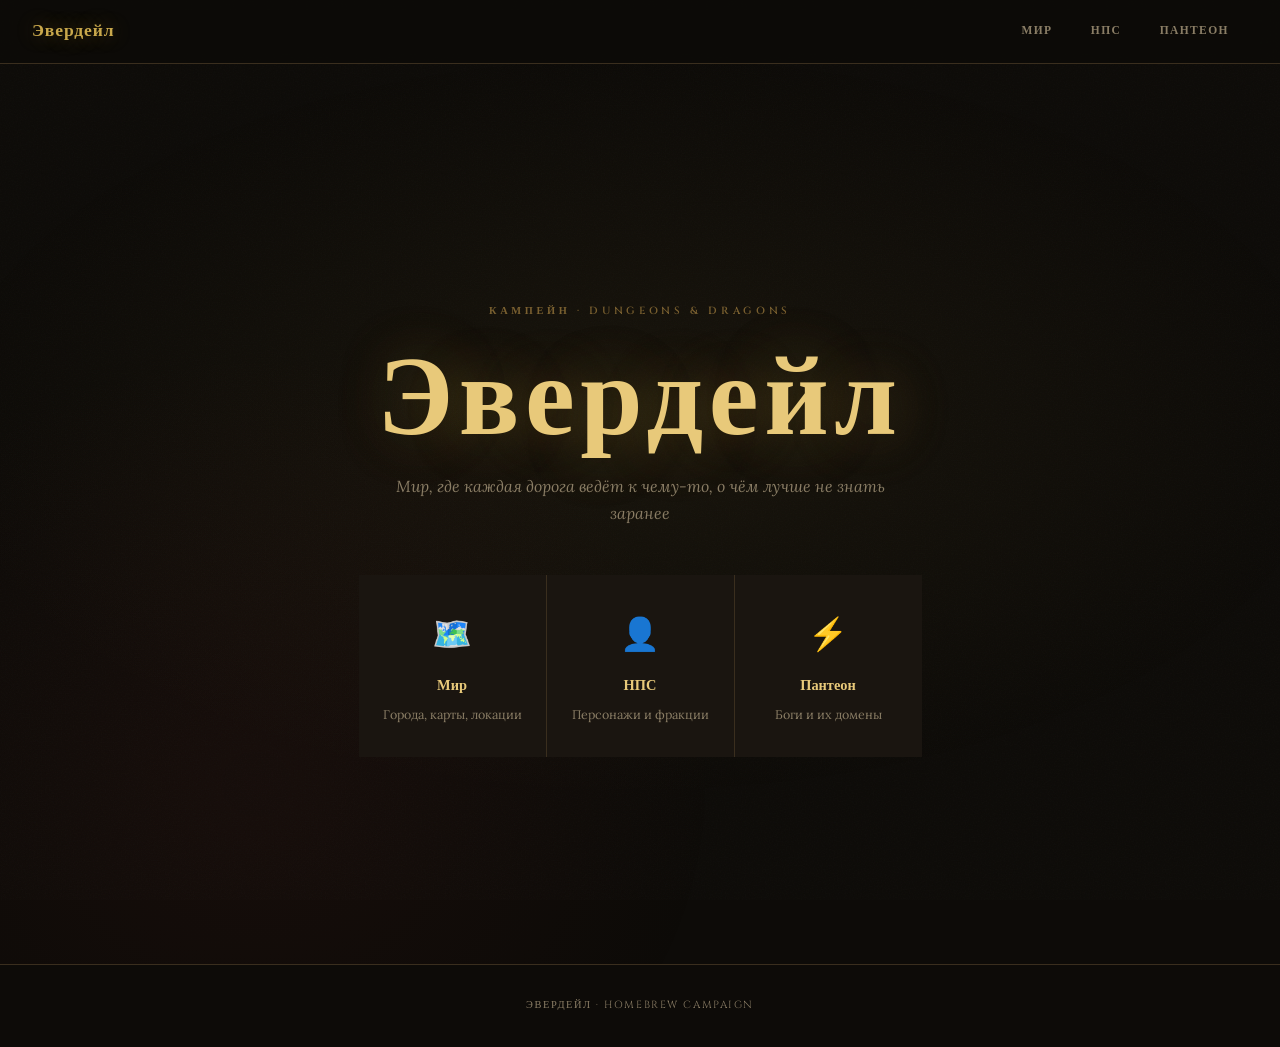
<file: index.html>
<!DOCTYPE html>
<html lang="ru">
<head>
  <meta charset="UTF-8">
  <meta name="viewport" content="width=device-width, initial-scale=1.0">
  <title>Эвердейл</title>
  <link rel="stylesheet" href="css/style.css">
</head>
<body>

<nav class="site-nav">
  <a href="index.html" class="nav-brand">Эвердейл</a>
  <ul class="nav-links" id="navLinks">
    <li><a href="world.html">Мир</a></li>
    <li><a href="npcs.html">НПС</a></li>
    <li><a href="pantheon.html">Пантеон</a></li>
  </ul>
  <button class="nav-toggle" id="navToggle">☰</button>
</nav>

<div class="page-wrap">
  <section class="home-hero">
    <div>
      <span class="home-hero__eyebrow">Кампейн · Dungeons & Dragons</span>
      <h1 class="home-hero__title">Эвердейл</h1>
      <p class="home-hero__subtitle">Мир, где каждая дорога ведёт к чему-то, о чём лучше не знать заранее</p>

      <div class="home-nav-grid">
        <a href="world.html" class="home-nav-item">
          <span class="home-nav-item__icon">🗺️</span>
          <span class="home-nav-item__title">Мир</span>
          <p class="home-nav-item__desc">Города, карты, локации</p>
        </a>
        <a href="npcs.html" class="home-nav-item">
          <span class="home-nav-item__icon">👤</span>
          <span class="home-nav-item__title">НПС</span>
          <p class="home-nav-item__desc">Персонажи и фракции</p>
        </a>
        <a href="pantheon.html" class="home-nav-item">
          <span class="home-nav-item__icon">⚡</span>
          <span class="home-nav-item__title">Пантеон</span>
          <p class="home-nav-item__desc">Боги и их домены</p>
        </a>
      </div>
    </div>
  </section>

  <footer class="site-footer">
    Эвердейл · Homebrew Campaign
  </footer>
</div>

<script src="js/nav.js"></script>
</body>
</html>
</file>
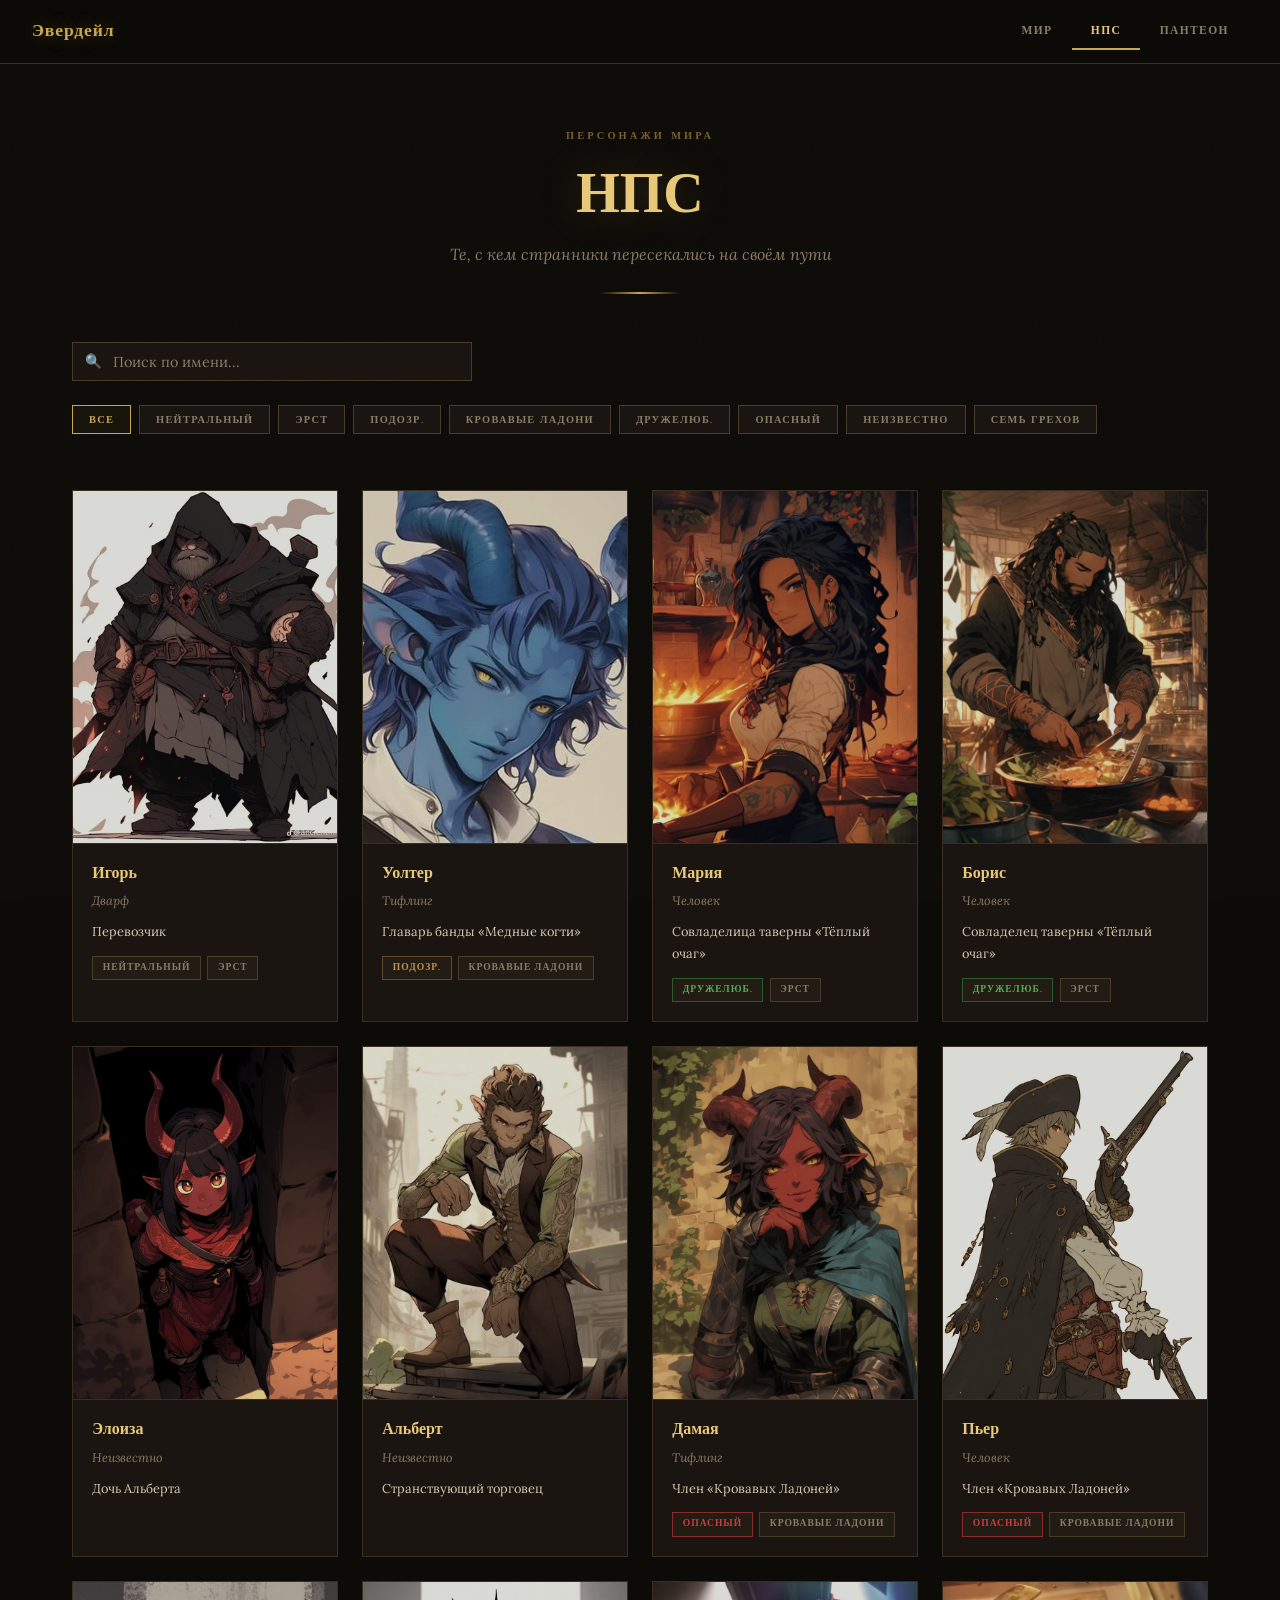
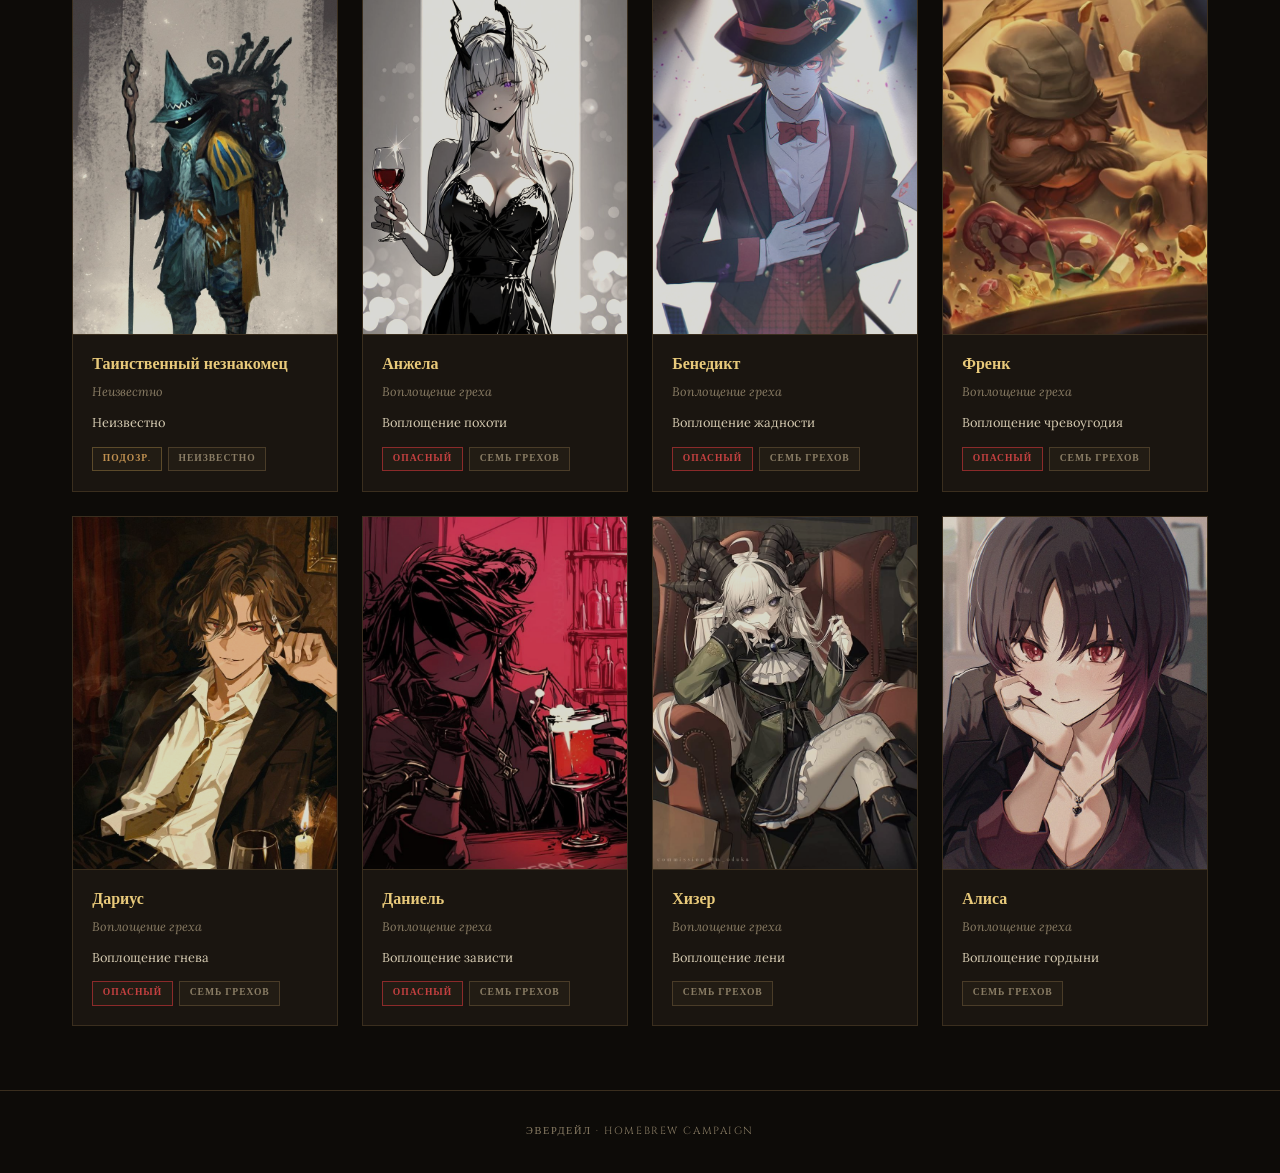
<file: npcs.html>
<!DOCTYPE html>
<html lang="ru">
<head>
  <meta charset="UTF-8">
  <meta name="viewport" content="width=device-width, initial-scale=1.0">
  <title>НПС — Эвердейл</title>
  <link rel="stylesheet" href="css/style.css">
</head>
<body>

<nav class="site-nav">
  <a href="index.html" class="nav-brand">Эвердейл</a>
  <ul class="nav-links" id="navLinks">
    <li><a href="world.html">Мир</a></li>
    <li><a href="npcs.html" class="active">НПС</a></li>
    <li><a href="pantheon.html">Пантеон</a></li>
  </ul>
  <button class="nav-toggle" id="navToggle">☰</button>
</nav>

<div class="page-wrap">
  <div class="container">
    <div class="page-hero">
      <span class="page-hero__tag">Персонажи мира</span>
      <h1 class="page-hero__title">НПС</h1>
      <p class="page-hero__sub">Те, с кем странники пересекались на своём пути</p>
    </div>

    <!-- Поиск и фильтры -->
    <div class="search-wrap">
      <span class="search-icon">🔍</span>
      <input type="text" class="search-input" id="npcSearch" placeholder="Поиск по имени...">
    </div>

    <div class="filters" id="npcFilters">
      <button class="filter-btn active" data-tag="all">Все</button>
    </div>

    <div class="npc-grid" id="npcGrid">
      <!-- Заполняется через JS -->
    </div>
  </div>
</div>

<!-- Модальное окно -->
<div class="modal-overlay" id="npcModal">
  <div class="modal" id="modalContent">
    <button class="modal__close" id="modalClose">✕</button>
    <div id="modalImg"></div>
    <div class="modal__content">
      <div class="modal__name" id="modalName"></div>
      <div class="modal__race" id="modalRace"></div>
      <div class="modal__role" id="modalRole"></div>
      <p class="modal__desc" id="modalDesc"></p>
      <div class="tags" id="modalTags"></div>
    </div>
  </div>
</div>

<footer class="site-footer">
  Эвердейл · Homebrew Campaign
</footer>

<script src="js/nav.js"></script>
<script src="js/npcs.js"></script>
</body>
</html>
</file>
<file: css/style.css>
/* =============================================
   ЭВЕРДЕЙЛ — Главные стили
   Шрифты: Cinzel (заголовки) + Lora (текст)
   Палитра: тёмная, пергаментная, мистическая
   ============================================= */

@import url('https://fonts.googleapis.com/css2?family=Cinzel:wght@400;600;700;900&family=Cinzel+Decorative:wght@400;700&family=Lora:ital,wght@0,400;0,500;1,400&display=swap');

/* ---- ПЕРЕМЕННЫЕ ---- */
:root {
  --bg:         #0d0b08;
  --bg2:        #131009;
  --surface:    #1a1510;
  --surface2:   #221c14;
  --border:     #3a2e1e;
  --border2:    #4a3c28;
  --gold:       #c9a84c;
  --gold2:      #e8c97a;
  --gold-dim:   #7a6030;
  --red:        #8b2a2a;
  --red2:       #c44040;
  --text:       #d4c9b0;
  --text-dim:   #8a7d65;
  --text-bright:#f0e6cc;
  --parchment:  #e8d9b0;
  --radius:     2px;
}

/* ---- СБРОС ---- */
*, *::before, *::after { box-sizing: border-box; margin: 0; padding: 0; }
html { scroll-behavior: smooth; font-size: 16px; }

body {
  background-color: var(--bg);
  color: var(--text);
  font-family: 'Lora', Georgia, serif;
  line-height: 1.7;
  min-height: 100vh;
  overflow-x: hidden;
}

/* Текстура фона */
body::before {
  content: '';
  position: fixed;
  inset: 0;
  background-image:
    url("data:image/svg+xml,%3Csvg xmlns='http://www.w3.org/2000/svg' width='400' height='400'%3E%3Cfilter id='n'%3E%3CfeTurbulence type='fractalNoise' baseFrequency='0.75' numOctaves='4' stitchTiles='stitch'/%3E%3C/filter%3E%3Crect width='400' height='400' filter='url(%23n)' opacity='0.04'/%3E%3C/svg%3E");
  pointer-events: none;
  z-index: 0;
  opacity: 0.6;
}

/* ---- НАВИГАЦИЯ ---- */
.site-nav {
  position: fixed;
  top: 0; left: 0; right: 0;
  z-index: 100;
  background: rgba(13, 11, 8, 0.92);
  backdrop-filter: blur(12px);
  border-bottom: 1px solid var(--border);
  padding: 0 2rem;
  display: flex;
  align-items: center;
  justify-content: space-between;
  height: 64px;
}

.nav-brand {
  font-family: 'Cinzel Decorative', serif;
  font-size: 1.1rem;
  font-weight: 700;
  color: var(--gold);
  text-decoration: none;
  letter-spacing: 0.05em;
  text-shadow: 0 0 20px rgba(201, 168, 76, 0.4);
}

.nav-links {
  display: flex;
  gap: 0;
  list-style: none;
}

.nav-links a {
  display: block;
  padding: 0.5rem 1.2rem;
  font-family: 'Cinzel', serif;
  font-size: 0.72rem;
  font-weight: 600;
  letter-spacing: 0.12em;
  text-transform: uppercase;
  color: var(--text-dim);
  text-decoration: none;
  border-bottom: 2px solid transparent;
  transition: color 0.2s, border-color 0.2s;
}

.nav-links a:hover,
.nav-links a.active {
  color: var(--gold2);
  border-bottom-color: var(--gold);
}

.nav-toggle {
  display: none;
  background: none;
  border: none;
  color: var(--gold);
  font-size: 1.5rem;
  cursor: pointer;
}

/* ---- КОНТЕЙНЕРЫ ---- */
.page-wrap {
  padding-top: 64px;
  position: relative;
  z-index: 1;
}

.container {
  max-width: 1200px;
  margin: 0 auto;
  padding: 0 2rem;
}

.container--narrow {
  max-width: 860px;
  margin: 0 auto;
  padding: 0 2rem;
}

/* ---- ТИПОГРАФИЯ ---- */
h1, h2, h3, h4 {
  font-family: 'Cinzel', serif;
  font-weight: 700;
  color: var(--text-bright);
  line-height: 1.2;
}

h1 { font-size: clamp(2rem, 5vw, 3.5rem); }
h2 { font-size: clamp(1.4rem, 3vw, 2rem); }
h3 { font-size: 1.2rem; }
h4 { font-size: 0.9rem; letter-spacing: 0.1em; text-transform: uppercase; }

p { margin-bottom: 1rem; }
p:last-child { margin-bottom: 0; }

a { color: var(--gold); text-decoration: none; transition: color 0.2s; }
a:hover { color: var(--gold2); }

/* ---- ДЕКОРАТИВНЫЙ РАЗДЕЛИТЕЛЬ ---- */
.divider {
  display: flex;
  align-items: center;
  gap: 1rem;
  margin: 2.5rem 0;
  color: var(--gold-dim);
  font-family: 'Cinzel', serif;
  font-size: 0.75rem;
  letter-spacing: 0.2em;
}
.divider::before, .divider::after {
  content: '';
  flex: 1;
  height: 1px;
  background: linear-gradient(to right, transparent, var(--border2), transparent);
}

/* ---- PAGE HERO ---- */
.page-hero {
  padding: 4rem 0 3rem;
  text-align: center;
  position: relative;
}

.page-hero::after {
  content: '';
  display: block;
  width: 80px;
  height: 2px;
  background: linear-gradient(90deg, transparent, var(--gold), transparent);
  margin: 1.5rem auto 0;
}

.page-hero__tag {
  font-family: 'Cinzel', serif;
  font-size: 0.65rem;
  font-weight: 600;
  letter-spacing: 0.3em;
  text-transform: uppercase;
  color: var(--gold-dim);
  margin-bottom: 1rem;
  display: block;
}

.page-hero__title {
  color: var(--gold2);
  text-shadow: 0 0 40px rgba(201, 168, 76, 0.25);
  margin-bottom: 0.75rem;
}

.page-hero__sub {
  color: var(--text-dim);
  font-style: italic;
  font-size: 1rem;
}

/* ---- КАРТОЧКИ НПС ---- */
.npc-grid {
  display: grid;
  grid-template-columns: repeat(auto-fill, minmax(240px, 1fr));
  gap: 1.5rem;
  padding: 2rem 0 4rem;
}

.npc-card {
  background: var(--surface);
  border: 1px solid var(--border);
  cursor: pointer;
  transition: border-color 0.2s, transform 0.2s, box-shadow 0.2s;
  position: relative;
  overflow: hidden;
}

.npc-card::before {
  content: '';
  position: absolute;
  inset: 0;
  background: linear-gradient(135deg, rgba(201,168,76,0.04), transparent);
  opacity: 0;
  transition: opacity 0.2s;
}

.npc-card:hover {
  border-color: var(--gold-dim);
  transform: translateY(-2px);
  box-shadow: 0 8px 30px rgba(0,0,0,0.5), 0 0 0 1px var(--gold-dim);
}

.npc-card:hover::before { opacity: 1; }

.npc-card__img {
  width: 100%;
  aspect-ratio: 3/4;
  object-fit: cover;
  object-position: top;
  display: block;
  filter: sepia(20%) brightness(0.85);
  transition: filter 0.2s;
}

.npc-card:hover .npc-card__img {
  filter: sepia(10%) brightness(0.95);
}

.npc-card__img-placeholder {
  width: 100%;
  aspect-ratio: 3/4;
  background: var(--surface2);
  display: flex;
  align-items: center;
  justify-content: center;
  font-size: 3rem;
  color: var(--border2);
}

.npc-card__body {
  padding: 1rem 1.2rem 1.2rem;
  border-top: 1px solid var(--border);
}

.npc-card__name {
  font-family: 'Cinzel', serif;
  font-size: 1rem;
  font-weight: 700;
  color: var(--gold2);
  margin-bottom: 0.2rem;
}

.npc-card__race {
  font-size: 0.78rem;
  color: var(--text-dim);
  font-style: italic;
  margin-bottom: 0.6rem;
}

.npc-card__role {
  font-size: 0.8rem;
  color: var(--text);
}

/* ---- ТЕГИ ---- */
.tags {
  display: flex;
  flex-wrap: wrap;
  gap: 0.4rem;
  margin-top: 0.8rem;
}

.tag {
  font-family: 'Cinzel', serif;
  font-size: 0.6rem;
  font-weight: 600;
  letter-spacing: 0.1em;
  text-transform: uppercase;
  padding: 0.2rem 0.6rem;
  border: 1px solid var(--border2);
  color: var(--text-dim);
  background: var(--surface2);
}

.tag--danger { border-color: var(--red); color: var(--red2); }
.tag--friendly { border-color: #2a5c2a; color: #5aaa5a; }
.tag--suspicious { border-color: #5c4a2a; color: #c09050; }

/* ---- МОДАЛ НПС ---- */
.modal-overlay {
  position: fixed;
  inset: 0;
  background: rgba(0,0,0,0.85);
  z-index: 200;
  display: flex;
  align-items: center;
  justify-content: center;
  padding: 2rem;
  opacity: 0;
  pointer-events: none;
  transition: opacity 0.3s;
}

.modal-overlay.open {
  opacity: 1;
  pointer-events: all;
}

.modal {
  background: var(--surface);
  border: 1px solid var(--border2);
  max-width: 680px;
  width: 100%;
  max-height: 90vh;
  overflow-y: auto;
  display: grid;
  grid-template-columns: 220px 1fr;
  position: relative;
  box-shadow: 0 20px 60px rgba(0,0,0,0.8);
  transform: translateY(20px);
  transition: transform 0.3s;
}

.modal-overlay.open .modal {
  transform: translateY(0);
}

.modal__img {
  width: 220px;
  object-fit: cover;
  object-position: top;
  filter: sepia(15%) brightness(0.85);
}

.modal__img-placeholder {
  width: 220px;
  background: var(--surface2);
  display: flex;
  align-items: center;
  justify-content: center;
  font-size: 4rem;
  color: var(--border2);
}

.modal__content {
  padding: 2rem;
  border-left: 1px solid var(--border);
}

.modal__name {
  font-family: 'Cinzel', serif;
  font-size: 1.5rem;
  font-weight: 700;
  color: var(--gold2);
  margin-bottom: 0.3rem;
}

.modal__race {
  font-style: italic;
  color: var(--text-dim);
  font-size: 0.9rem;
  margin-bottom: 0.5rem;
}

.modal__role {
  font-family: 'Cinzel', serif;
  font-size: 0.75rem;
  letter-spacing: 0.1em;
  text-transform: uppercase;
  color: var(--gold-dim);
  margin-bottom: 1.2rem;
  padding-bottom: 1rem;
  border-bottom: 1px solid var(--border);
}

.modal__desc {
  font-size: 0.92rem;
  line-height: 1.7;
  color: var(--text);
}

.modal__close {
  position: absolute;
  top: 1rem; right: 1rem;
  background: none;
  border: 1px solid var(--border2);
  color: var(--text-dim);
  width: 32px; height: 32px;
  cursor: pointer;
  font-size: 1rem;
  display: flex;
  align-items: center;
  justify-content: center;
  transition: color 0.2s, border-color 0.2s;
}

.modal__close:hover {
  color: var(--gold);
  border-color: var(--gold-dim);
}

/* ---- БОГИ ---- */
.gods-grid {
  display: grid;
  grid-template-columns: repeat(auto-fill, minmax(280px, 1fr));
  gap: 1.5rem;
  padding: 2rem 0 4rem;
}

.god-card {
  background: var(--surface);
  border: 1px solid var(--border);
  padding: 1.8rem;
  transition: border-color 0.2s;
  position: relative;
}

.god-card::before {
  content: '';
  position: absolute;
  top: 0; left: 0; right: 0;
  height: 2px;
  background: linear-gradient(90deg, transparent, var(--gold-dim), transparent);
  opacity: 0;
  transition: opacity 0.2s;
}

.god-card:hover { border-color: var(--gold-dim); }
.god-card:hover::before { opacity: 1; }

.god-card__header {
  display: flex;
  align-items: flex-start;
  gap: 1rem;
  margin-bottom: 1rem;
}

.god-card__img {
  width: 60px; height: 60px;
  object-fit: cover;
  border: 1px solid var(--border2);
  filter: sepia(20%) brightness(0.85);
  flex-shrink: 0;
}

.god-card__img-placeholder {
  width: 60px; height: 60px;
  background: var(--surface2);
  border: 1px solid var(--border2);
  display: flex;
  align-items: center;
  justify-content: center;
  font-size: 1.8rem;
  flex-shrink: 0;
}

.god-card__name {
  font-family: 'Cinzel', serif;
  font-size: 1.1rem;
  font-weight: 700;
  color: var(--gold2);
  margin-bottom: 0.2rem;
}

.god-card__domain {
  font-size: 0.78rem;
  color: var(--text-dim);
  font-style: italic;
}

.god-card__desc {
  font-size: 0.85rem;
  color: var(--text);
  line-height: 1.65;
  border-top: 1px solid var(--border);
  padding-top: 1rem;
}

.god-card__alignment {
  display: inline-block;
  font-family: 'Cinzel', serif;
  font-size: 0.6rem;
  font-weight: 600;
  letter-spacing: 0.15em;
  text-transform: uppercase;
  padding: 0.2rem 0.6rem;
  margin-top: 0.8rem;
  border: 1px solid var(--border2);
  color: var(--text-dim);
}

/* ---- ФИЛЬТРЫ ---- */
.filters {
  display: flex;
  flex-wrap: wrap;
  gap: 0.5rem;
  margin-bottom: 1.5rem;
}

.filter-btn {
  font-family: 'Cinzel', serif;
  font-size: 0.65rem;
  font-weight: 600;
  letter-spacing: 0.12em;
  text-transform: uppercase;
  padding: 0.4rem 1rem;
  border: 1px solid var(--border2);
  background: var(--surface);
  color: var(--text-dim);
  cursor: pointer;
  transition: all 0.2s;
}

.filter-btn:hover,
.filter-btn.active {
  border-color: var(--gold);
  color: var(--gold);
  background: rgba(201,168,76,0.05);
}

/* ---- ПОИСК ---- */
.search-wrap {
  position: relative;
  max-width: 400px;
  margin-bottom: 1.5rem;
}

.search-input {
  width: 100%;
  background: var(--surface);
  border: 1px solid var(--border2);
  color: var(--text);
  font-family: 'Lora', serif;
  font-size: 0.9rem;
  padding: 0.6rem 1rem 0.6rem 2.5rem;
  outline: none;
  transition: border-color 0.2s;
}

.search-input::placeholder { color: var(--text-dim); }
.search-input:focus { border-color: var(--gold-dim); }

.search-icon {
  position: absolute;
  left: 0.8rem;
  top: 50%;
  transform: translateY(-50%);
  color: var(--text-dim);
  font-size: 0.85rem;
}

/* ---- ГОРОДА ---- */
.cities-grid {
  display: grid;
  grid-template-columns: repeat(auto-fill, minmax(320px, 1fr));
  gap: 1.5rem;
  padding: 2rem 0 4rem;
}

.city-card {
  background: var(--surface);
  border: 1px solid var(--border);
  overflow: hidden;
  cursor: pointer;
  transition: border-color 0.2s, transform 0.2s;
}

.city-card:hover {
  border-color: var(--gold-dim);
  transform: translateY(-2px);
}

.city-card__img {
  width: 100%;
  height: 160px;
  object-fit: cover;
  display: block;
  filter: sepia(30%) brightness(0.7);
  transition: filter 0.3s;
}

.city-card:hover .city-card__img {
  filter: sepia(15%) brightness(0.85);
}

.city-card__img-placeholder {
  width: 100%;
  height: 160px;
  background: linear-gradient(135deg, var(--surface2), var(--bg));
  display: flex;
  align-items: center;
  justify-content: center;
  font-size: 3rem;
}

.city-card__body {
  padding: 1.2rem 1.5rem 1.5rem;
  border-top: 1px solid var(--border);
}

.city-card__name {
  font-family: 'Cinzel', serif;
  font-size: 1.2rem;
  font-weight: 700;
  color: var(--gold2);
  margin-bottom: 0.2rem;
}

.city-card__subtitle {
  font-size: 0.78rem;
  color: var(--gold-dim);
  font-style: italic;
  margin-bottom: 0.8rem;
}

.city-card__desc {
  font-size: 0.85rem;
  color: var(--text);
  display: -webkit-box;
  -webkit-line-clamp: 3;
  -webkit-box-orient: vertical;
  overflow: hidden;
}

.city-card__atmosphere {
  margin-top: 0.8rem;
  font-family: 'Cinzel', serif;
  font-size: 0.62rem;
  letter-spacing: 0.12em;
  text-transform: uppercase;
  color: var(--text-dim);
}

/* ---- КАРТА LEAFLET ---- */
.map-section {
  margin: 2rem 0 3rem;
}

.map-section__title {
  font-family: 'Cinzel', serif;
  font-size: 0.75rem;
  font-weight: 600;
  letter-spacing: 0.2em;
  text-transform: uppercase;
  color: var(--gold-dim);
  margin-bottom: 1rem;
}

#everdale-map {
  width: 100%;
  height: 520px;
  border: 1px solid var(--border2);
  background: var(--surface2);
}

/* Стили для попапов Leaflet */
.leaflet-popup-content-wrapper {
  background: var(--surface) !important;
  border: 1px solid var(--border2) !important;
  border-radius: 0 !important;
  box-shadow: 0 8px 30px rgba(0,0,0,0.7) !important;
  color: var(--text) !important;
}

.leaflet-popup-tip {
  background: var(--surface) !important;
}

.leaflet-popup-content {
  margin: 1rem !important;
  font-family: 'Lora', serif !important;
}

.map-popup__name {
  font-family: 'Cinzel', serif;
  font-size: 1rem;
  font-weight: 700;
  color: var(--gold2);
  margin-bottom: 0.3rem;
}

.map-popup__sub {
  font-size: 0.78rem;
  color: var(--gold-dim);
  font-style: italic;
  margin-bottom: 0.6rem;
}

.map-popup__desc {
  font-size: 0.82rem;
  color: var(--text);
  line-height: 1.5;
}

.map-popup__link {
  display: inline-block;
  margin-top: 0.7rem;
  font-family: 'Cinzel', serif;
  font-size: 0.65rem;
  letter-spacing: 0.12em;
  text-transform: uppercase;
  color: var(--gold);
  border-bottom: 1px solid var(--gold-dim);
  padding-bottom: 1px;
}

/* ---- ГЛАВНАЯ СТРАНИЦА ---- */
.home-hero {
  min-height: 100vh;
  display: flex;
  align-items: center;
  justify-content: center;
  text-align: center;
  position: relative;
  padding: 6rem 2rem 4rem;
  background:
    radial-gradient(ellipse 80% 60% at 50% 40%, rgba(201,168,76,0.06) 0%, transparent 70%),
    radial-gradient(ellipse 60% 80% at 20% 80%, rgba(139,42,42,0.08) 0%, transparent 60%);
}

.home-hero__eyebrow {
  font-family: 'Cinzel', serif;
  font-size: 0.65rem;
  font-weight: 600;
  letter-spacing: 0.35em;
  text-transform: uppercase;
  color: var(--gold-dim);
  margin-bottom: 1.5rem;
  display: block;
}

.home-hero__title {
  font-family: 'Cinzel Decorative', serif;
  font-size: clamp(3rem, 10vw, 7rem);
  font-weight: 700;
  color: var(--gold2);
  text-shadow:
    0 0 60px rgba(201,168,76,0.3),
    0 0 120px rgba(201,168,76,0.1);
  line-height: 1;
  margin-bottom: 1rem;
  letter-spacing: 0.05em;
}

.home-hero__subtitle {
  font-size: 1rem;
  font-style: italic;
  color: var(--text-dim);
  max-width: 500px;
  margin: 0 auto 3rem;
}

.home-nav-grid {
  display: grid;
  grid-template-columns: repeat(3, 1fr);
  gap: 1px;
  background: var(--border);
  max-width: 700px;
  margin: 0 auto;
}

.home-nav-item {
  background: var(--surface);
  padding: 2rem 1.5rem;
  text-decoration: none;
  transition: background 0.2s;
  display: block;
}

.home-nav-item:hover {
  background: var(--surface2);
}

.home-nav-item__icon {
  font-size: 2rem;
  margin-bottom: 0.8rem;
  display: block;
}

.home-nav-item__title {
  font-family: 'Cinzel', serif;
  font-size: 0.9rem;
  font-weight: 700;
  color: var(--gold2);
  margin-bottom: 0.3rem;
  display: block;
}

.home-nav-item__desc {
  font-size: 0.78rem;
  color: var(--text-dim);
}

/* ---- ФУТЕР ---- */
.site-footer {
  border-top: 1px solid var(--border);
  padding: 2rem;
  text-align: center;
  font-family: 'Cinzel', serif;
  font-size: 0.65rem;
  letter-spacing: 0.15em;
  text-transform: uppercase;
  color: var(--text-dim);
}

/* ---- АДАПТИВНОСТЬ ---- */
@media (max-width: 768px) {
  .nav-links { display: none; }
  .nav-toggle { display: block; }
  .nav-links.open {
    display: flex;
    flex-direction: column;
    position: fixed;
    top: 64px; left: 0; right: 0;
    background: var(--bg);
    border-bottom: 1px solid var(--border);
    padding: 1rem 0;
  }
  .modal { grid-template-columns: 1fr; }
  .modal__img, .modal__img-placeholder { width: 100%; aspect-ratio: 16/9; object-position: center; }
  .home-nav-grid { grid-template-columns: 1fr; }
  .npc-grid { grid-template-columns: repeat(auto-fill, minmax(180px, 1fr)); }
}

/* ---- СКРОЛЛБАР ---- */
::-webkit-scrollbar { width: 5px; }
::-webkit-scrollbar-track { background: var(--bg); }
::-webkit-scrollbar-thumb { background: var(--gold-dim); }
</file>
